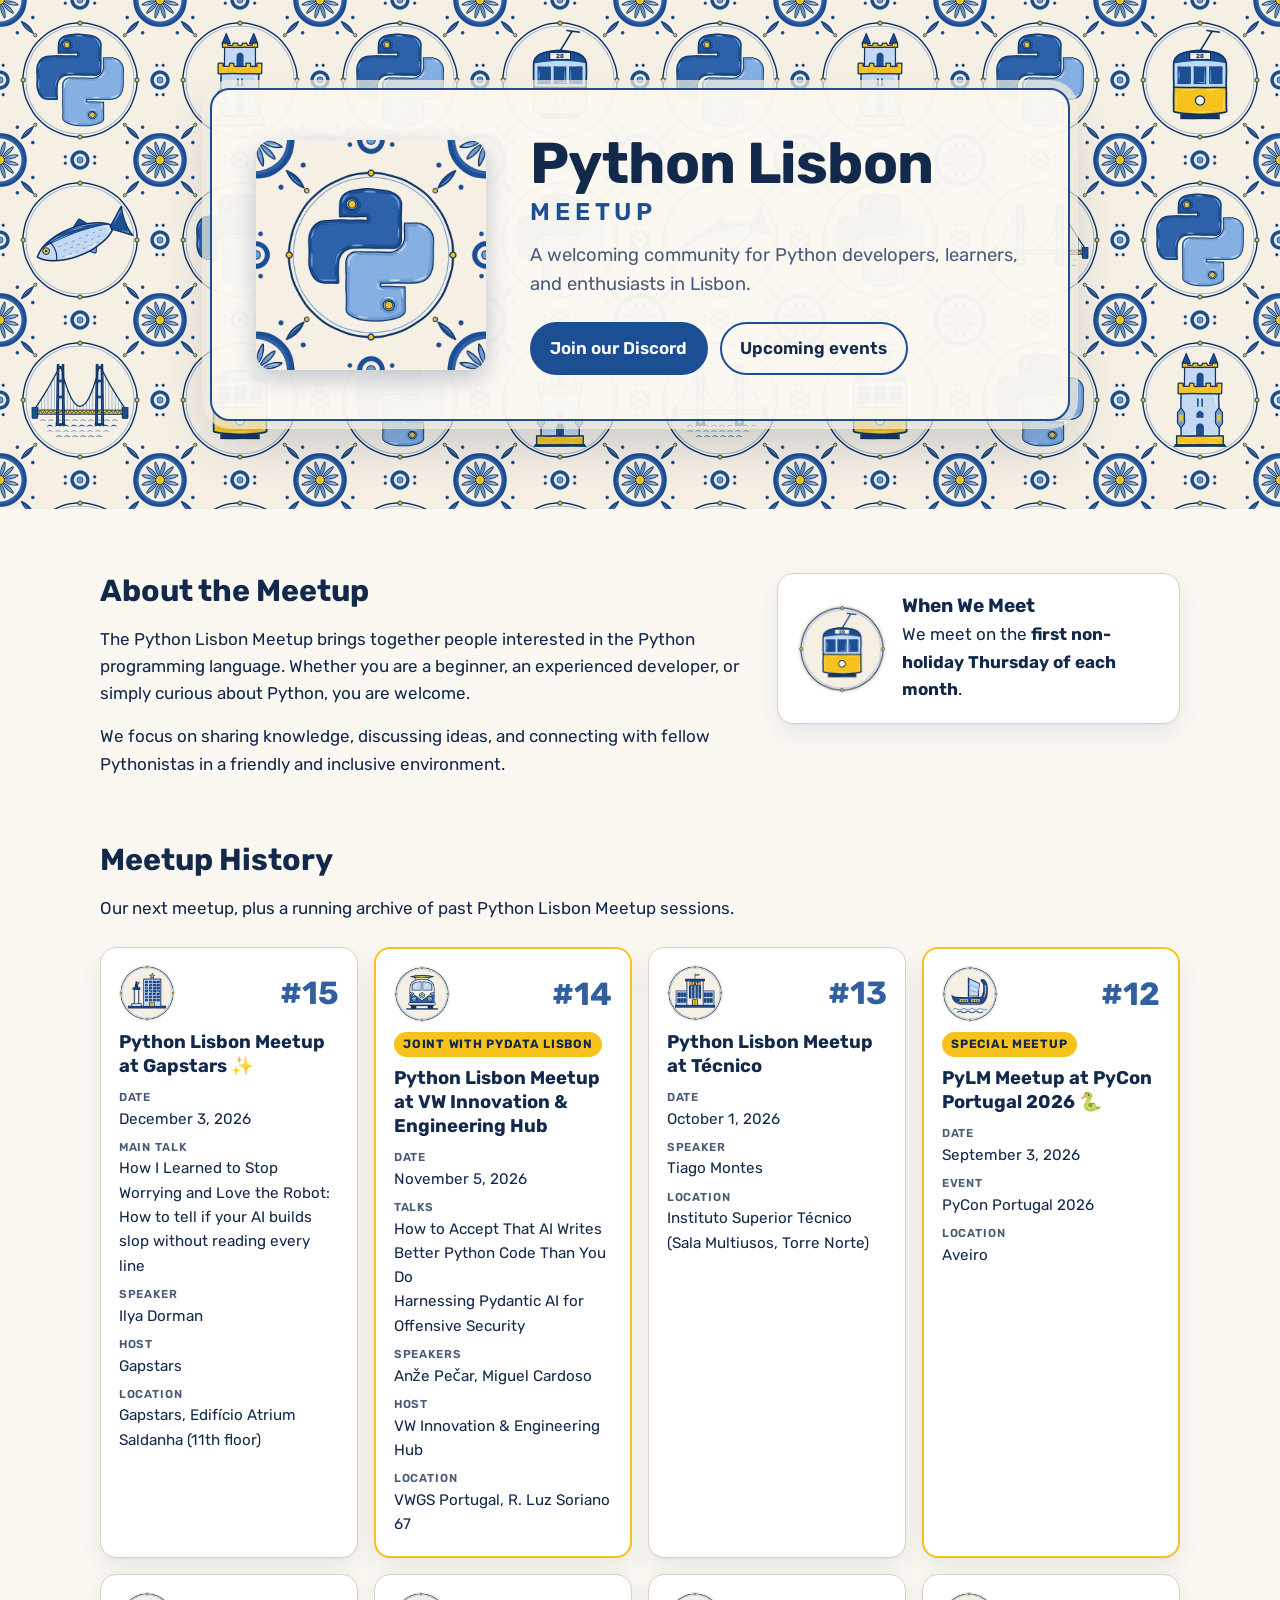
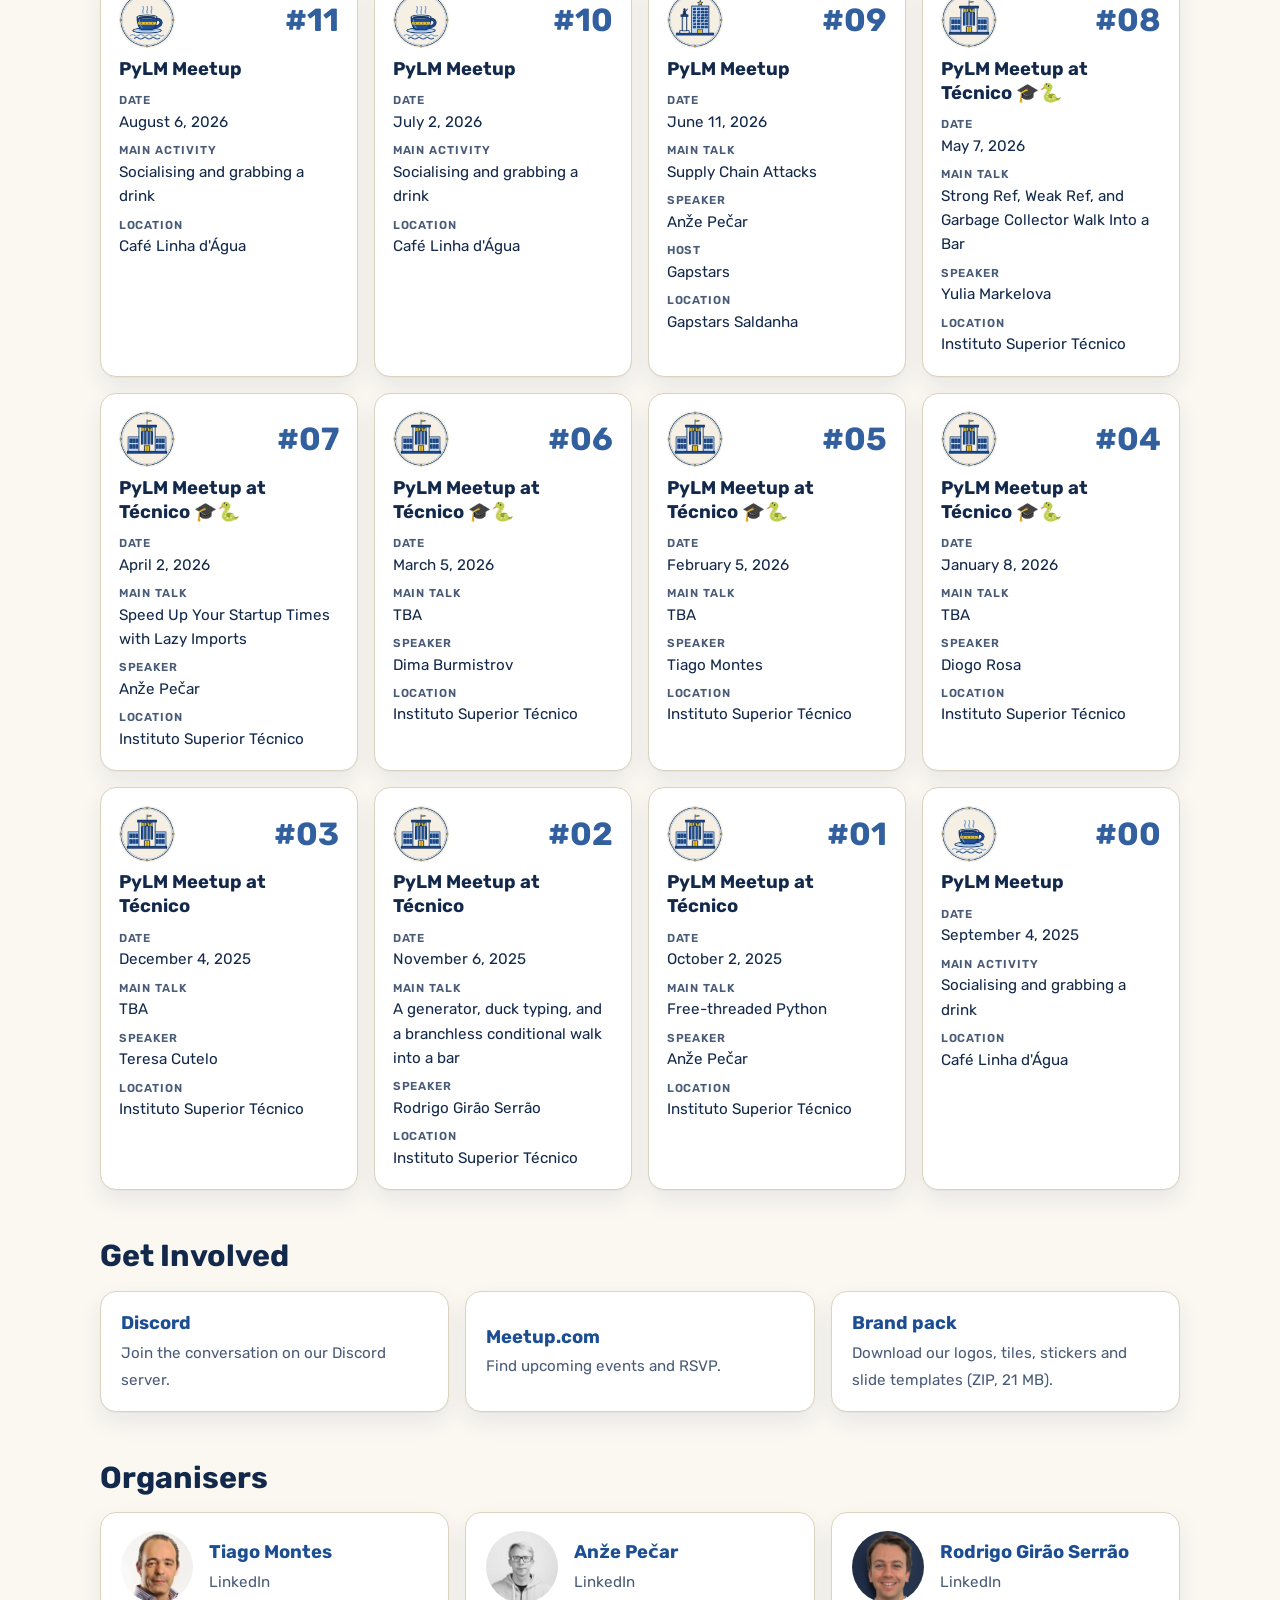
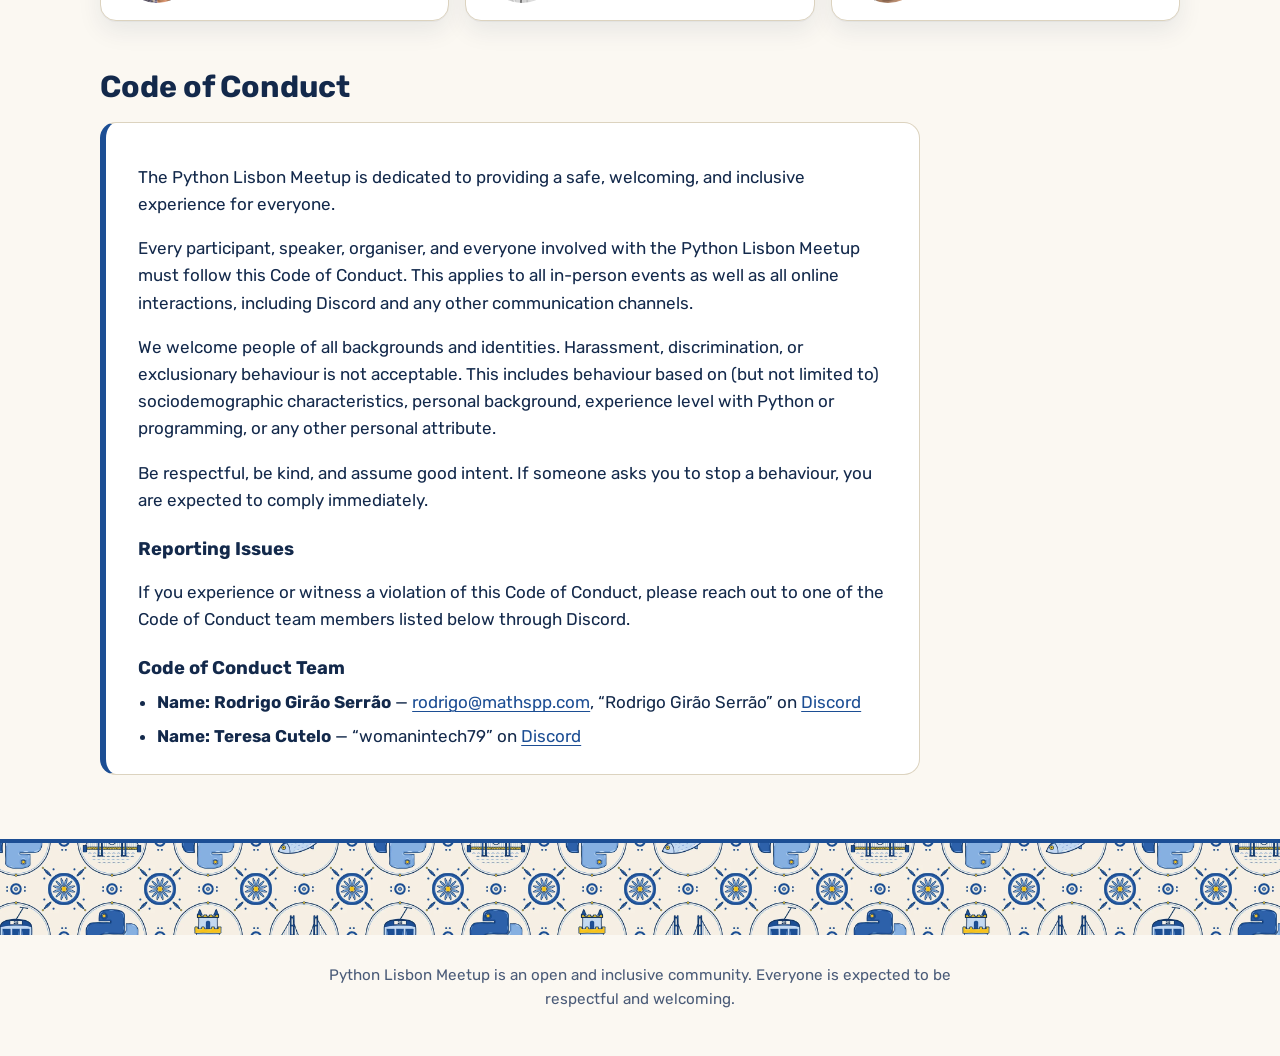
<file: index.html>
<!DOCTYPE html>
<html lang="en">

<head>
    <meta charset="UTF-8" />
    <meta name="viewport" content="width=device-width, initial-scale=1" />
    <title>Python Lisbon Meetup</title>

    <meta name="description"
        content="Python Lisbon Meetup — a friendly community for Python enthusiasts in Lisbon. We meet monthly to learn, share, and connect." />
    <meta name="theme-color" content="#F5EFE2" media="(prefers-color-scheme: light)" />
    <meta name="theme-color" content="#0B1830" media="(prefers-color-scheme: dark)" />
    <meta property="og:title" content="Python Lisbon Meetup" />
    <meta property="og:description"
        content="A friendly community for Python enthusiasts in Lisbon. We meet monthly to learn, share, and connect." />
    <meta property="og:type" content="website" />
    <meta property="og:url" content="https://python-lisbon-meetup.github.io/" />
    <meta property="og:image" content="https://python-lisbon-meetup.github.io/assets/og-image.png" />
    <meta name="twitter:card" content="summary_large_image" />

    <link rel="icon" href="favicon.ico" sizes="48x48" />
    <link rel="icon" href="assets/favicon-32.png" type="image/png" sizes="32x32" />
    <link rel="apple-touch-icon" href="assets/apple-touch-icon.png" />
    <link rel="preload" href="assets/fonts/rubik-700.woff2" as="font" type="font/woff2" crossorigin />

    <style>
        @font-face {
            font-family: "Rubik";
            src: url("assets/fonts/rubik-400.woff2") format("woff2");
            font-weight: 400;
            font-display: swap;
        }

        @font-face {
            font-family: "Rubik";
            src: url("assets/fonts/rubik-600.woff2") format("woff2");
            font-weight: 600;
            font-display: swap;
        }

        @font-face {
            font-family: "Rubik";
            src: url("assets/fonts/rubik-700.woff2") format("woff2");
            font-weight: 700;
            font-display: swap;
        }

        :root {
            /* azulejo palette */
            --cream: #F5EFE2;
            --cobalt: #1C4E94;
            --deep: #123566;
            --sky: #6C9CD6;
            --yellow: #F7C21B;
            --ink: #13294B;

            --bg: #FBF8F2;
            --fg: var(--ink);
            --muted: #4A5B78;
            --accent: var(--cobalt);
            --card-bg: #FFFFFF;
            --border: #DCD3BF;
            --shadow: 0 1px 0 rgba(19, 41, 75, 0.04), 0 10px 24px rgba(19, 41, 75, 0.08);
            --panel-bg: rgba(251, 248, 242, 0.97);
            --max-width: 1120px;
            --tile: 160px;
        }

        @media (prefers-color-scheme: dark) {
            :root {
                --bg: #0B1830;
                --fg: #F5EFE2;
                --muted: #B5C3DA;
                --accent: #8DB8F0;
                --card-bg: #12254A;
                --border: #284673;
                --shadow: 0 10px 24px rgba(0, 0, 0, 0.35);
                --panel-bg: #0F2142;
            }
        }

        * {
            box-sizing: border-box;
        }

        body {
            margin: 0;
            font-family: "Rubik", system-ui, -apple-system, BlinkMacSystemFont, "Segoe UI", Roboto, Helvetica, Arial, sans-serif;
            background-color: var(--bg);
            color: var(--fg);
            line-height: 1.6;
            font-size: 1.0625rem;
        }

        a {
            color: var(--accent);
            text-decoration-thickness: 1px;
            text-underline-offset: 0.18em;
        }

        a:hover {
            text-decoration-thickness: 2px;
        }

        a:focus-visible,
        .button:focus-visible {
            outline: 3px solid var(--yellow);
            outline-offset: 3px;
            border-radius: 4px;
        }

        .visually-hidden {
            position: absolute;
            width: 1px;
            height: 1px;
            overflow: hidden;
            clip: rect(0 0 0 0);
            white-space: nowrap;
        }

        /* tiled band used for the hero and the footer border */
        .azulejos {
            background-color: var(--cream);
            background-image: url("assets/pattern.webp");
            background-size: calc(var(--tile) * 4) calc(var(--tile) * 4);
            background-position: center top;
        }

        .hero {
            padding: clamp(2.5rem, 7vw, 5.5rem) 1.25rem;
        }

        .hero-panel {
            max-width: 860px;
            margin: 0 auto;
            display: grid;
            grid-template-columns: auto 1fr;
            gap: clamp(1.25rem, 4vw, 2.75rem);
            align-items: center;
            padding: clamp(1.5rem, 4vw, 2.75rem);
            background: var(--panel-bg);
            border: 2px solid var(--cobalt);
            border-radius: 1.25rem;
            box-shadow: 0 0 0 8px rgba(245, 239, 226, 0.7), 0 24px 48px rgba(19, 41, 75, 0.18);
        }

        .hero-logo {
            width: clamp(150px, 22vw, 230px);
            height: auto;
            display: block;
            border-radius: 1rem;
            box-shadow: 0 8px 22px rgba(18, 53, 102, 0.25);
        }

        .hero h1 {
            margin: 0;
            font-size: clamp(2.3rem, 6vw, 3.6rem);
            line-height: 1.02;
            font-weight: 700;
            letter-spacing: -0.01em;
            color: var(--fg);
        }

        .hero h1 .meetup {
            display: block;
            margin-top: 0.45rem;
            font-size: 0.42em;
            font-weight: 600;
            letter-spacing: 0.2em;
            color: var(--accent);
        }

        .hero .tagline {
            margin: 1rem 0 1.4rem;
            font-size: 1.15rem;
            color: var(--muted);
            max-width: 32em;
        }

        .actions {
            display: flex;
            flex-wrap: wrap;
            gap: 0.75rem;
        }

        .button {
            display: inline-flex;
            align-items: center;
            gap: 0.5rem;
            padding: 0.7rem 1.15rem;
            border-radius: 999px;
            font-weight: 600;
            text-decoration: none;
            border: 2px solid var(--cobalt);
            transition: transform 0.15s ease, box-shadow 0.15s ease;
        }

        .button:hover {
            transform: translateY(-1px);
            box-shadow: 0 6px 14px rgba(18, 53, 102, 0.2);
        }

        .button--primary {
            background: var(--cobalt);
            color: #FFFFFF;
        }

        .button--secondary {
            background: transparent;
            color: var(--fg);
        }

        @media (prefers-color-scheme: dark) {
            .button--secondary {
                border-color: var(--accent);
            }
        }

        main {
            max-width: var(--max-width);
            margin: 0 auto;
            padding: 1rem 1.25rem 0;
        }

        section {
            padding-top: 3rem;
        }

        h2 {
            margin: 0 0 1rem;
            font-size: clamp(1.5rem, 3vw, 1.9rem);
            font-weight: 700;
            line-height: 1.2;
        }

        h3 {
            font-size: 1.15rem;
            line-height: 1.3;
        }

        .prose {
            max-width: 720px;
        }

        .prose p {
            margin: 0 0 1rem;
        }

        .intro {
            display: grid;
            grid-template-columns: minmax(0, 1.6fr) minmax(0, 1fr);
            gap: 2rem;
            align-items: start;
        }

        .schedule-card {
            display: grid;
            grid-template-columns: 88px 1fr;
            gap: 1rem;
            align-items: center;
            padding: 1.25rem;
            background: var(--card-bg);
            border: 1px solid var(--border);
            border-radius: 1rem;
            box-shadow: var(--shadow);
        }

        .schedule-card img {
            width: 88px;
            height: 88px;
        }

        .schedule-card h2 {
            font-size: 1.2rem;
            margin: 0 0 0.25rem;
        }

        .schedule-card p {
            margin: 0;
        }

        .event-grid {
            display: grid;
            grid-template-columns: repeat(auto-fill, minmax(240px, 1fr));
            gap: 1rem;
            margin-top: 1.5rem;
        }

        .event-card {
            display: flex;
            flex-direction: column;
            gap: 0.6rem;
            padding: 1.1rem 1.1rem 1.2rem;
            background: var(--card-bg);
            border: 1px solid var(--border);
            border-radius: 1rem;
            box-shadow: var(--shadow);
            transition: transform 0.15s ease, box-shadow 0.15s ease;
        }

        .event-card:hover {
            transform: translateY(-2px);
            box-shadow: 0 14px 30px rgba(19, 41, 75, 0.14);
        }

        .event-card--special {
            border: 2px solid var(--yellow);
        }

        .event-card--upcoming {
            border: 2px solid var(--accent);
        }

        /* the whole card is clickable via the title link */
        .event-card {
            position: relative;
        }

        .event-link {
            color: inherit;
            text-decoration: none;
        }

        .event-link::after {
            content: "";
            position: absolute;
            inset: 0;
            border-radius: inherit;
        }

        .event-card:hover .event-link {
            text-decoration: underline;
            text-underline-offset: 0.15em;
        }

        .event-link:focus-visible {
            outline: none;
        }

        .event-card:has(.event-link:focus-visible) {
            outline: 3px solid var(--accent);
            outline-offset: 3px;
        }

        .event-badge.event-badge--upcoming {
            background: var(--accent);
            color: var(--card-bg);
        }

        .event-head {
            display: flex;
            align-items: center;
            justify-content: space-between;
        }

        .event-tile {
            width: 56px;
            height: 56px;
        }

        .event-number {
            font-size: 2rem;
            font-weight: 700;
            line-height: 1;
            color: var(--accent);
            opacity: 0.9;
        }

        .event-badge {
            align-self: flex-start;
            margin: 0;
            padding: 0.2rem 0.6rem;
            border-radius: 999px;
            background: var(--yellow);
            color: var(--ink);
            font-size: 0.75rem;
            font-weight: 700;
            letter-spacing: 0.06em;
            text-transform: uppercase;
        }

        .event-card h3 {
            margin: 0;
        }

        .event-details {
            margin: 0;
            display: grid;
            gap: 0.45rem;
            font-size: 0.95rem;
        }

        .event-details dt {
            font-size: 0.72rem;
            font-weight: 600;
            letter-spacing: 0.08em;
            text-transform: uppercase;
            color: var(--muted);
        }

        .event-details dd {
            margin: 0;
        }

        .involved {
            display: grid;
            grid-template-columns: repeat(auto-fit, minmax(260px, 1fr));
            gap: 1rem;
        }

        .involved a {
            display: grid;
            gap: 1rem;
            align-items: center;
            padding: 1.1rem 1.25rem;
            background: var(--card-bg);
            border: 1px solid var(--border);
            border-radius: 1rem;
            box-shadow: var(--shadow);
            color: var(--fg);
            text-decoration: none;
            transition: transform 0.15s ease, box-shadow 0.15s ease;
        }

        .involved a:hover {
            transform: translateY(-2px);
            box-shadow: 0 14px 30px rgba(19, 41, 75, 0.14);
        }

        .organisers a {
            grid-template-columns: 72px 1fr;
        }

        .organisers img {
            width: 72px;
            height: 72px;
            border-radius: 50%;
            object-fit: cover;
        }

        .involved strong {
            display: block;
            font-size: 1.15rem;
            color: var(--accent);
        }

        .involved span {
            color: var(--muted);
            font-size: 0.95rem;
        }

        .coc {
            padding: 1.5rem clamp(1.25rem, 3vw, 2rem);
            background: var(--card-bg);
            border: 1px solid var(--border);
            border-left: 6px solid var(--cobalt);
            border-radius: 1rem;
            max-width: 820px;
        }

        .coc h3 {
            margin: 1.5rem 0 0.5rem;
        }

        .coc ul {
            padding-left: 1.2rem;
            margin: 0;
        }

        .coc li + li {
            margin-top: 0.4rem;
        }

        footer {
            margin-top: 4rem;
        }

        @media (prefers-color-scheme: dark) {
            .hero.azulejos {
                background-image: linear-gradient(rgba(11, 24, 48, 0.28), rgba(11, 24, 48, 0.28)), url("assets/pattern.webp");
                background-size: auto, calc(var(--tile) * 4) calc(var(--tile) * 4);
            }

            .hero-panel {
                border-color: #3A64A8;
                box-shadow: 0 0 0 8px rgba(11, 24, 48, 0.55), 0 24px 48px rgba(0, 0, 0, 0.45);
            }
        }

        .footer-band {
            height: 96px;
            --tile: 96px;
            background-position: center center;
            border-top: 4px solid var(--cobalt);
        }

        .footer-text {
            padding: 1.5rem 1.25rem 2.5rem;
            text-align: center;
            color: var(--muted);
            font-size: 0.95rem;
        }

        .footer-text p {
            margin: 0.25rem auto;
            max-width: 640px;
        }

        @media (max-width: 760px) {
            .hero-panel {
                grid-template-columns: 1fr;
                justify-items: center;
                text-align: center;
            }

            .hero .tagline {
                margin-left: auto;
                margin-right: auto;
            }

            .actions {
                justify-content: center;
            }

            .intro {
                grid-template-columns: 1fr;
                gap: 0;
            }

            .intro > section + section {
                padding-top: 0.5rem;
            }

            :root {
                --tile: 120px;
            }
        }

        @media (prefers-reduced-motion: reduce) {
            * {
                transition: none !important;
            }
        }
    </style>
</head>

<body>
    <header class="hero azulejos">
        <div class="hero-panel">
            <img class="hero-logo" src="assets/tiles/snakes.webp" alt="Python Lisbon Meetup logo: the Python snakes painted on a Portuguese azulejo tile"
                width="230" height="230" />
            <div>
                <h1>Python Lisbon <span class="meetup">MEETUP</span></h1>
                <p class="tagline">
                    A welcoming community for Python developers, learners, and enthusiasts
                    in Lisbon.
                </p>
                <div class="actions">
                    <a class="button button--primary" href="https://discord.gg/DCNEYDKw9s">Join our Discord</a>
                    <a class="button button--secondary"
                        href="https://www.meetup.com/python-lisbon-meetup/events/">Upcoming events</a>
                </div>
            </div>
        </div>
    </header>

    <main>
        <div class="intro">
            <section class="prose" aria-labelledby="about">
                <h2 id="about">About the Meetup</h2>
                <p>
                    The Python Lisbon Meetup brings together people interested in the Python
                    programming language. Whether you are a beginner, an experienced
                    developer, or simply curious about Python, you are welcome.
                </p>
                <p>
                    We focus on sharing knowledge, discussing ideas, and connecting with
                    fellow Pythonistas in a friendly and inclusive environment.
                </p>
            </section>

            <section aria-labelledby="schedule">
                <div class="schedule-card">
                    <img src="assets/tiles/tram-medallion.webp" alt="" width="88" height="88" />
                    <div>
                        <h2 id="schedule">When We Meet</h2>
                        <p>
                            We meet on the <strong>first non-holiday Thursday of each month</strong>.
                        </p>
                    </div>
                </div>
            </section>
        </div>

        <section aria-labelledby="history">
            <h2 id="history">Meetup History</h2>
            <p class="prose">
                Our next meetup, plus a running archive of past Python Lisbon Meetup sessions.
            </p>
            <div class="event-grid">
                <article class="event-card">
                    <div class="event-head">
                        <img class="event-tile" src="assets/tiles/saldanha-medallion.webp" alt="" width="56" height="56" loading="lazy" />
                        <span class="event-number" aria-hidden="true">#15</span>
                    </div>
                    <h3><a class="event-link" href="https://www.meetup.com/python-lisbon-meetup/events/317505097/"><span class="visually-hidden">#15 - </span>Python Lisbon Meetup at Gapstars ✨</a></h3>
                    <dl class="event-details">
                        <div><dt>Date</dt><dd><time datetime="2026-12-03">December 3, 2026</time></dd></div>
                        <div><dt>Main talk</dt><dd>How I Learned to Stop Worrying and Love the Robot: How to tell if your AI builds slop without reading every line</dd></div>
                        <div><dt>Speaker</dt><dd>Ilya Dorman</dd></div>
                        <div><dt>Host</dt><dd>Gapstars</dd></div>
                        <div><dt>Location</dt><dd>Gapstars, Edifício Atrium Saldanha (11th floor)</dd></div>
                    </dl>
                </article>

                <article class="event-card event-card--special">
                    <div class="event-head">
                        <img class="event-tile" src="assets/tiles/van-medallion.webp" alt="" width="56" height="56" loading="lazy" />
                        <span class="event-number" aria-hidden="true">#14</span>
                    </div>
                    <p class="event-badge">Joint with PyData Lisbon</p>
                    <h3><a class="event-link" href="https://www.meetup.com/python-lisbon-meetup/events/317086731/"><span class="visually-hidden">#14 - </span>Python Lisbon Meetup at VW Innovation &amp; Engineering Hub</a></h3>
                    <dl class="event-details">
                        <div><dt>Date</dt><dd><time datetime="2026-11-05">November 5, 2026</time></dd></div>
                        <div><dt>Talks</dt><dd>How to Accept That AI Writes Better Python Code Than You Do</dd><dd>Harnessing Pydantic AI for Offensive Security</dd></div>
                        <div><dt>Speakers</dt><dd>Anže Pečar, Miguel Cardoso</dd></div>
                        <div><dt>Host</dt><dd>VW Innovation &amp; Engineering Hub</dd></div>
                        <div><dt>Location</dt><dd>VWGS Portugal, R. Luz Soriano 67</dd></div>
                    </dl>
                </article>
                <article class="event-card">
                    <div class="event-head">
                        <img class="event-tile" src="assets/tiles/ist-medallion.webp" alt="" width="56" height="56" loading="lazy" />
                        <span class="event-number" aria-hidden="true">#13</span>
                    </div>
                    <h3><a class="event-link" href="https://www.meetup.com/python-lisbon-meetup/events/316776712/"><span class="visually-hidden">#13 - </span>Python Lisbon Meetup at Técnico</a></h3>
                    <dl class="event-details">
                        <div><dt>Date</dt><dd><time datetime="2026-10-01">October 1, 2026</time></dd></div>
                        <div><dt>Speaker</dt><dd>Tiago Montes</dd></div>
                        <div><dt>Location</dt><dd>Instituto Superior Técnico (Sala Multiusos, Torre Norte)</dd></div>
                    </dl>
                </article>

                <article class="event-card event-card--special">
                    <div class="event-head">
                        <img class="event-tile" src="assets/tiles/aveiro-medallion.webp" alt="" width="56" height="56" loading="lazy" />
                        <span class="event-number" aria-hidden="true">#12</span>
                    </div>
                    <p class="event-badge">Special meetup</p>
                    <h3><span class="visually-hidden">#12 - </span>PyLM Meetup at PyCon Portugal 2026 🐍</h3>
                    <dl class="event-details">
                        <div><dt>Date</dt><dd><time datetime="2026-09-03">September 3, 2026</time></dd></div>
                        <div><dt>Event</dt><dd>PyCon Portugal 2026</dd></div>
                        <div><dt>Location</dt><dd>Aveiro</dd></div>
                    </dl>
                </article>

                <article class="event-card">
                    <div class="event-head">
                        <img class="event-tile" src="assets/tiles/cafe-medallion.webp" alt="" width="56" height="56" loading="lazy" />
                        <span class="event-number" aria-hidden="true">#11</span>
                    </div>
                    <h3><a class="event-link" href="https://www.meetup.com/python-lisbon-meetup/events/315711024/"><span class="visually-hidden">#11 - </span>PyLM Meetup</a></h3>
                    <dl class="event-details">
                        <div><dt>Date</dt><dd><time datetime="2026-08-06">August 6, 2026</time></dd></div>
                        <div><dt>Main activity</dt><dd>Socialising and grabbing a drink</dd></div>
                        <div><dt>Location</dt><dd>Café Linha d'Água</dd></div>
                    </dl>
                </article>

                <article class="event-card">
                    <div class="event-head">
                        <img class="event-tile" src="assets/tiles/cafe-medallion.webp" alt="" width="56" height="56" loading="lazy" />
                        <span class="event-number" aria-hidden="true">#10</span>
                    </div>
                    <h3><a class="event-link" href="https://www.meetup.com/python-lisbon-meetup/events/315420890/"><span class="visually-hidden">#10 - </span>PyLM Meetup</a></h3>
                    <dl class="event-details">
                        <div><dt>Date</dt><dd><time datetime="2026-07-02">July 2, 2026</time></dd></div>
                        <div><dt>Main activity</dt><dd>Socialising and grabbing a drink</dd></div>
                        <div><dt>Location</dt><dd>Café Linha d'Água</dd></div>
                    </dl>
                </article>

                <article class="event-card">
                    <div class="event-head">
                        <img class="event-tile" src="assets/tiles/saldanha-medallion.webp" alt="" width="56" height="56" loading="lazy" />
                        <span class="event-number" aria-hidden="true">#09</span>
                    </div>
                    <h3><a class="event-link" href="https://www.meetup.com/python-lisbon-meetup/events/314171749/"><span class="visually-hidden">#09 - </span>PyLM Meetup</a></h3>
                    <dl class="event-details">
                        <div><dt>Date</dt><dd><time datetime="2026-06-11">June 11, 2026</time></dd></div>
                        <div><dt>Main talk</dt><dd>Supply Chain Attacks</dd></div>
                        <div><dt>Speaker</dt><dd>Anže Pečar</dd></div>
                        <div><dt>Host</dt><dd>Gapstars</dd></div>
                        <div><dt>Location</dt><dd>Gapstars Saldanha</dd></div>
                    </dl>
                </article>

                <article class="event-card">
                    <div class="event-head">
                        <img class="event-tile" src="assets/tiles/ist-medallion.webp" alt="" width="56" height="56" loading="lazy" />
                        <span class="event-number" aria-hidden="true">#08</span>
                    </div>
                    <h3><a class="event-link" href="https://www.meetup.com/python-lisbon-meetup/events/314097850/"><span class="visually-hidden">#08 - </span>PyLM Meetup at Técnico 🎓🐍</a></h3>
                    <dl class="event-details">
                        <div><dt>Date</dt><dd><time datetime="2026-05-07">May 7, 2026</time></dd></div>
                        <div><dt>Main talk</dt><dd>Strong Ref, Weak Ref, and Garbage Collector Walk Into a Bar</dd></div>
                        <div><dt>Speaker</dt><dd>Yulia Markelova</dd></div>
                        <div><dt>Location</dt><dd>Instituto Superior Técnico</dd></div>
                    </dl>
                </article>

                <article class="event-card">
                    <div class="event-head">
                        <img class="event-tile" src="assets/tiles/ist-medallion.webp" alt="" width="56" height="56" loading="lazy" />
                        <span class="event-number" aria-hidden="true">#07</span>
                    </div>
                    <h3><a class="event-link" href="https://www.meetup.com/python-lisbon-meetup/events/313903112/"><span class="visually-hidden">#07 - </span>PyLM Meetup at Técnico 🎓🐍</a></h3>
                    <dl class="event-details">
                        <div><dt>Date</dt><dd><time datetime="2026-04-02">April 2, 2026</time></dd></div>
                        <div><dt>Main talk</dt><dd>Speed Up Your Startup Times with Lazy Imports</dd></div>
                        <div><dt>Speaker</dt><dd>Anže Pečar</dd></div>
                        <div><dt>Location</dt><dd>Instituto Superior Técnico</dd></div>
                    </dl>
                </article>

                <article class="event-card">
                    <div class="event-head">
                        <img class="event-tile" src="assets/tiles/ist-medallion.webp" alt="" width="56" height="56" loading="lazy" />
                        <span class="event-number" aria-hidden="true">#06</span>
                    </div>
                    <h3><a class="event-link" href="https://www.meetup.com/python-lisbon-meetup/events/313555982/"><span class="visually-hidden">#06 - </span>PyLM Meetup at Técnico 🎓🐍</a></h3>
                    <dl class="event-details">
                        <div><dt>Date</dt><dd><time datetime="2026-03-05">March 5, 2026</time></dd></div>
                        <div><dt>Main talk</dt><dd>TBA</dd></div>
                        <div><dt>Speaker</dt><dd>Dima Burmistrov</dd></div>
                        <div><dt>Location</dt><dd>Instituto Superior Técnico</dd></div>
                    </dl>
                </article>

                <article class="event-card">
                    <div class="event-head">
                        <img class="event-tile" src="assets/tiles/ist-medallion.webp" alt="" width="56" height="56" loading="lazy" />
                        <span class="event-number" aria-hidden="true">#05</span>
                    </div>
                    <h3><a class="event-link" href="https://www.meetup.com/python-lisbon-meetup/events/313187375/"><span class="visually-hidden">#05 - </span>PyLM Meetup at Técnico 🎓🐍</a></h3>
                    <dl class="event-details">
                        <div><dt>Date</dt><dd><time datetime="2026-02-05">February 5, 2026</time></dd></div>
                        <div><dt>Main talk</dt><dd>TBA</dd></div>
                        <div><dt>Speaker</dt><dd>Tiago Montes</dd></div>
                        <div><dt>Location</dt><dd>Instituto Superior Técnico</dd></div>
                    </dl>
                </article>

                <article class="event-card">
                    <div class="event-head">
                        <img class="event-tile" src="assets/tiles/ist-medallion.webp" alt="" width="56" height="56" loading="lazy" />
                        <span class="event-number" aria-hidden="true">#04</span>
                    </div>
                    <h3><a class="event-link" href="https://www.meetup.com/python-lisbon-meetup/events/312286589/"><span class="visually-hidden">#04 - </span>PyLM Meetup at Técnico 🎓🐍</a></h3>
                    <dl class="event-details">
                        <div><dt>Date</dt><dd><time datetime="2026-01-08">January 8, 2026</time></dd></div>
                        <div><dt>Main talk</dt><dd>TBA</dd></div>
                        <div><dt>Speaker</dt><dd>Diogo Rosa</dd></div>
                        <div><dt>Location</dt><dd>Instituto Superior Técnico</dd></div>
                    </dl>
                </article>

                <article class="event-card">
                    <div class="event-head">
                        <img class="event-tile" src="assets/tiles/ist-medallion.webp" alt="" width="56" height="56" loading="lazy" />
                        <span class="event-number" aria-hidden="true">#03</span>
                    </div>
                    <h3><span class="visually-hidden">#03 - </span>PyLM Meetup at Técnico</h3>
                    <dl class="event-details">
                        <div><dt>Date</dt><dd><time datetime="2025-12-04">December 4, 2025</time></dd></div>
                        <div><dt>Main talk</dt><dd>TBA</dd></div>
                        <div><dt>Speaker</dt><dd>Teresa Cutelo</dd></div>
                        <div><dt>Location</dt><dd>Instituto Superior Técnico</dd></div>
                    </dl>
                </article>

                <article class="event-card">
                    <div class="event-head">
                        <img class="event-tile" src="assets/tiles/ist-medallion.webp" alt="" width="56" height="56" loading="lazy" />
                        <span class="event-number" aria-hidden="true">#02</span>
                    </div>
                    <h3><span class="visually-hidden">#02 - </span>PyLM Meetup at Técnico</h3>
                    <dl class="event-details">
                        <div><dt>Date</dt><dd><time datetime="2025-11-06">November 6, 2025</time></dd></div>
                        <div><dt>Main talk</dt><dd>A generator, duck typing, and a branchless conditional walk into a bar</dd></div>
                        <div><dt>Speaker</dt><dd>Rodrigo Girão Serrão</dd></div>
                        <div><dt>Location</dt><dd>Instituto Superior Técnico</dd></div>
                    </dl>
                </article>

                <article class="event-card">
                    <div class="event-head">
                        <img class="event-tile" src="assets/tiles/ist-medallion.webp" alt="" width="56" height="56" loading="lazy" />
                        <span class="event-number" aria-hidden="true">#01</span>
                    </div>
                    <h3><span class="visually-hidden">#01 - </span>PyLM Meetup at Técnico</h3>
                    <dl class="event-details">
                        <div><dt>Date</dt><dd><time datetime="2025-10-02">October 2, 2025</time></dd></div>
                        <div><dt>Main talk</dt><dd>Free-threaded Python</dd></div>
                        <div><dt>Speaker</dt><dd>Anže Pečar</dd></div>
                        <div><dt>Location</dt><dd>Instituto Superior Técnico</dd></div>
                    </dl>
                </article>

                <article class="event-card">
                    <div class="event-head">
                        <img class="event-tile" src="assets/tiles/cafe-medallion.webp" alt="" width="56" height="56" loading="lazy" />
                        <span class="event-number" aria-hidden="true">#00</span>
                    </div>
                    <h3><span class="visually-hidden">#00 - </span>PyLM Meetup</h3>
                    <dl class="event-details">
                        <div><dt>Date</dt><dd><time datetime="2025-09-04">September 4, 2025</time></dd></div>
                        <div><dt>Main activity</dt><dd>Socialising and grabbing a drink</dd></div>
                        <div><dt>Location</dt><dd>Café Linha d'Água</dd></div>
                    </dl>
                </article>
            </div>
        </section>

        <section aria-labelledby="links">
            <h2 id="links">Get Involved</h2>
            <div class="involved">
                <a href="https://discord.gg/DCNEYDKw9s">
                    <div><strong>Discord</strong><span>Join the conversation on our Discord server.</span></div>
                </a>
                <a href="https://www.meetup.com/python-lisbon-meetup/events/">
                    <div><strong>Meetup.com</strong><span>Find upcoming events and RSVP.</span></div>
                </a>
                <a href="assets/python-lisbon-azulejo-pack.zip" download>
                    <div><strong>Brand pack</strong><span>Download our logos, tiles, stickers and slide templates (ZIP, 21&nbsp;MB).</span></div>
                </a>
            </div>
        </section>

        <section aria-labelledby="organisers">
            <h2 id="organisers">Organisers</h2>
            <div class="involved organisers">
                <a href="https://www.linkedin.com/in/tiago-montes/">
                    <img src="assets/organisers/tiago-montes.jpg" alt="" width="72" height="72" loading="lazy" />
                    <div><strong>Tiago Montes</strong><span>LinkedIn</span></div>
                </a>
                <a href="https://www.linkedin.com/in/an%C5%BEe-pe%C4%8Dar-a98b4033">
                    <img src="assets/organisers/anze-pecar.jpg" alt="" width="72" height="72" loading="lazy" />
                    <div><strong>Anže Pečar</strong><span>LinkedIn</span></div>
                </a>
                <a href="https://www.linkedin.com/in/rodrigo-gir%C3%A3o-serr%C3%A3o">
                    <img src="assets/organisers/rodrigo-girao-serrao.jpg" alt="" width="72" height="72" loading="lazy" />
                    <div><strong>Rodrigo Girão Serrão</strong><span>LinkedIn</span></div>
                </a>
            </div>
        </section>

        <section aria-labelledby="coc">
            <h2 id="coc">Code of Conduct</h2>
            <div class="coc">
                <p>
                    The Python Lisbon Meetup is dedicated to providing a safe, welcoming,
                    and inclusive experience for everyone.
                </p>
                <p>
                    Every participant, speaker, organiser, and everyone involved with the
                    Python Lisbon Meetup must follow this Code of Conduct. This applies to
                    all in-person events as well as all online interactions, including
                    Discord and any other communication channels.
                </p>
                <p>
                    We welcome people of all backgrounds and identities. Harassment,
                    discrimination, or exclusionary behaviour is not acceptable. This
                    includes behaviour based on (but not limited to) sociodemographic
                    characteristics, personal background, experience level with Python or
                    programming, or any other personal attribute.
                </p>
                <p>
                    Be respectful, be kind, and assume good intent. If someone asks you to
                    stop a behaviour, you are expected to comply immediately.
                </p>

                <h3>Reporting Issues</h3>
                <p>
                    If you experience or witness a violation of this Code of Conduct, please
                    reach out to one of the Code of Conduct team members listed below through
                    Discord.
                </p>

                <h3>Code of Conduct Team</h3>
                <ul>
                    <li><strong>Name: Rodrigo Girão Serrão</strong> — <a
                            href="mailto:rodrigo@mathspp.com">rodrigo@mathspp.com</a>, “Rodrigo Girão Serrão” on <a
                            href="https://discord.gg/DCNEYDKw9s">Discord</a>
                    </li>
                    <li><strong>Name: Teresa Cutelo</strong> — “womanintech79” on <a
                            href="https://discord.gg/DCNEYDKw9s">Discord</a>
                    </li>
                </ul>
            </div>
        </section>
    </main>

    <footer>
        <div class="footer-band azulejos" role="presentation"></div>
        <div class="footer-text">
            <p>
                Python Lisbon Meetup is an open and inclusive community. Everyone is
                expected to be respectful and welcoming.
            </p>
        </div>
    </footer>
    <script>
        // Mark meetups that haven't happened yet as "Upcoming · RSVP", based on each
        // card's <time datetime="YYYY-MM-DD">. An event stays upcoming through its own
        // day (Lisbon time), so nobody has to remember to update the site afterwards.
        // Add ?today=YYYY-MM-DD to the URL to preview another day.
        (function () {
            var override = new URLSearchParams(location.search).get("today");
            var today = /^\d{4}-\d{2}-\d{2}$/.test(override || "") ? override
                : new Intl.DateTimeFormat("en-CA", { timeZone: "Europe/Lisbon" }).format(new Date());
            document.querySelectorAll(".event-card").forEach(function (card) {
                var time = card.querySelector("time[datetime]");
                if (!time || time.getAttribute("datetime") < today) return;
                card.classList.add("event-card--upcoming");
                var badge = document.createElement("p");
                badge.className = "event-badge event-badge--upcoming";
                badge.textContent = "Upcoming · RSVP";
                card.insertBefore(badge, card.querySelector(".event-badge, h3"));
            });
        })();
    </script>
</body>

</html>
</file>
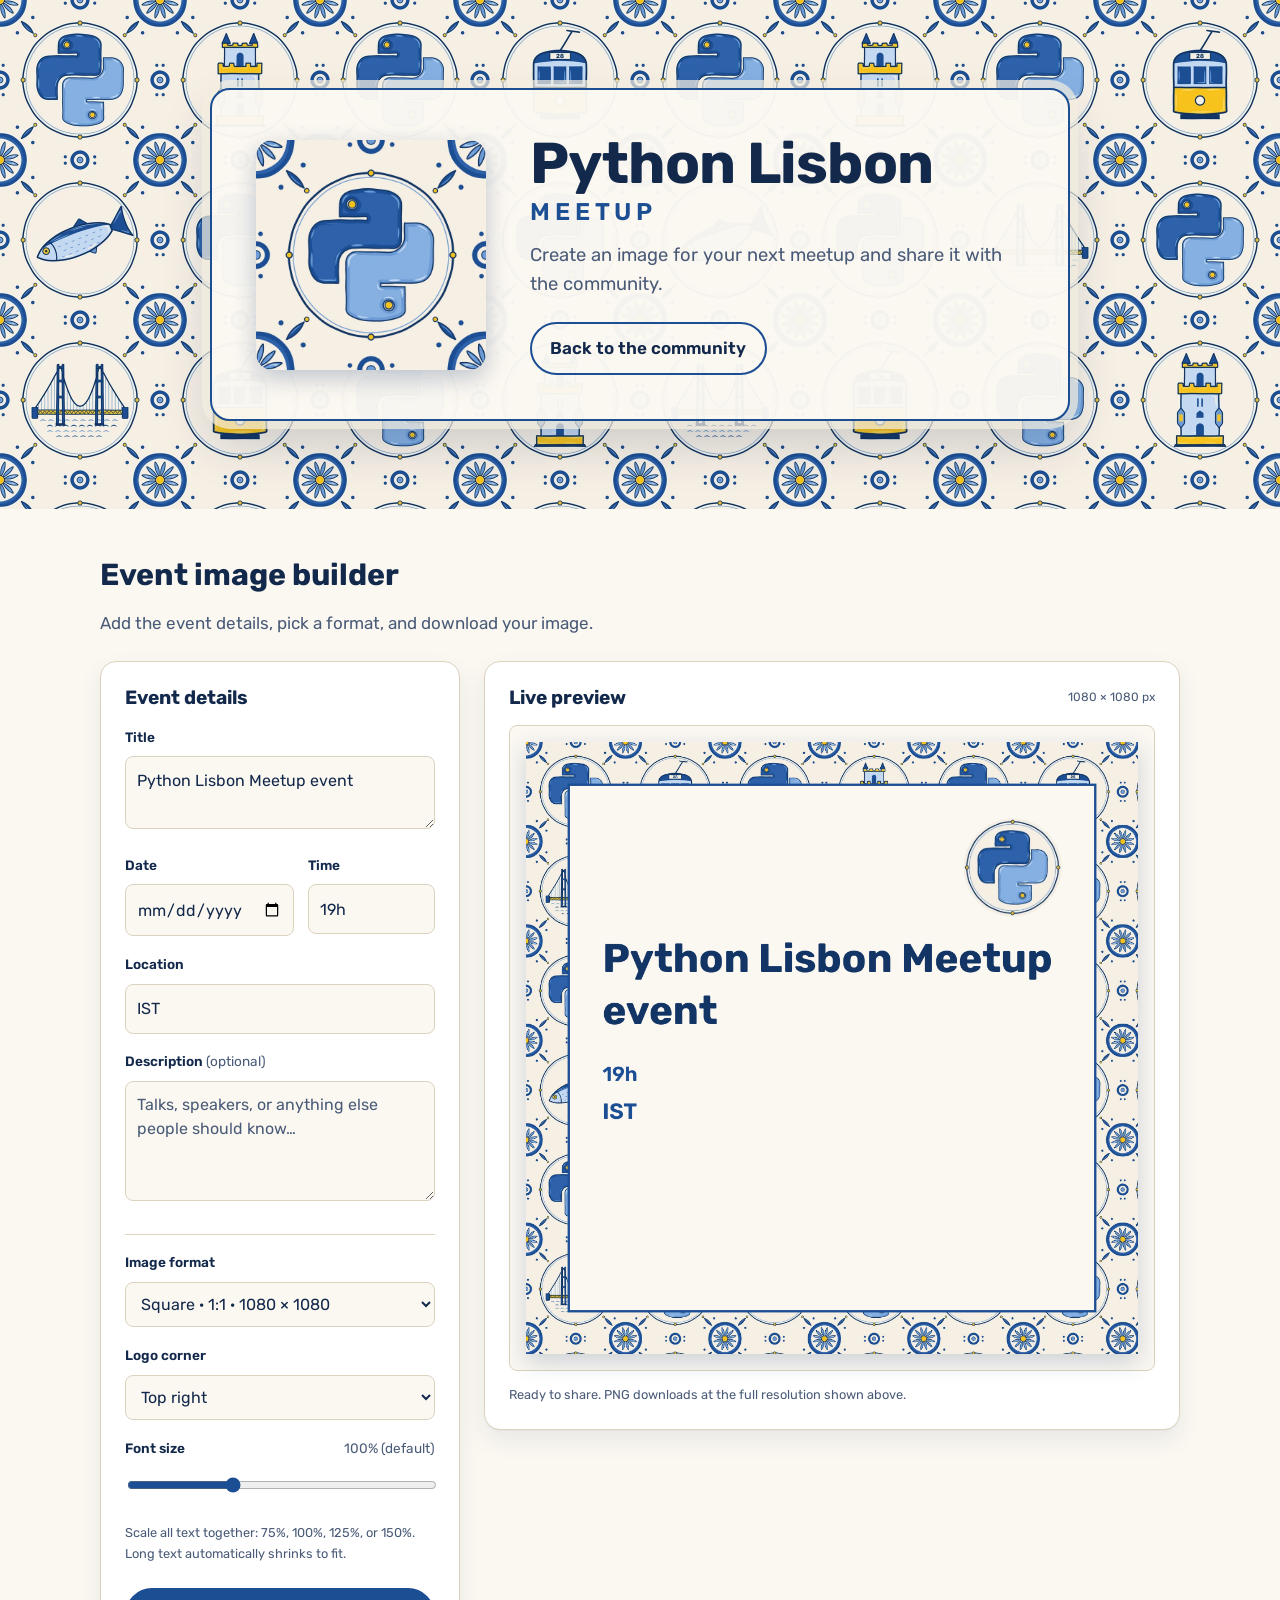
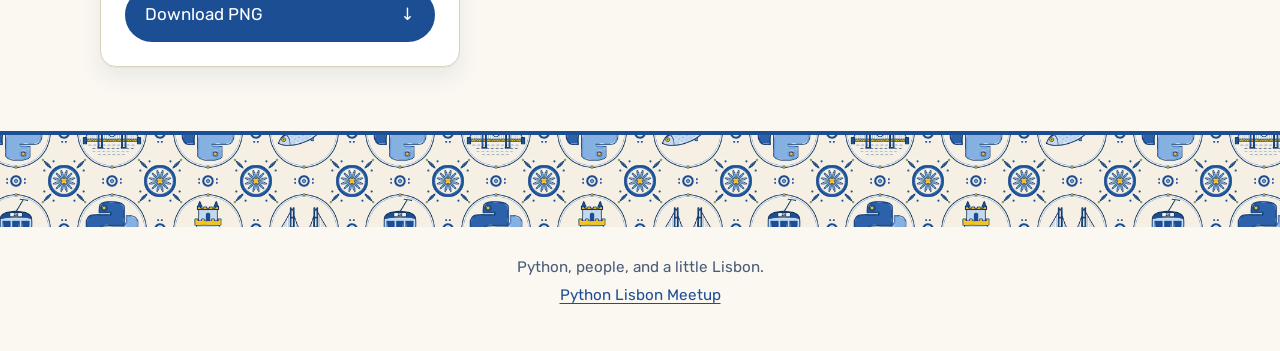
<file: sharing/index.html>
<!DOCTYPE html>
<html lang="en">
<head>
  <meta charset="UTF-8">
  <meta name="viewport" content="width=device-width, initial-scale=1">
  <title>Event image builder · Python Lisbon Meetup</title>
  <meta name="description" content="Create and download Python Lisbon Meetup event images for social media.">
  <link rel="icon" href="/assets/favicon-32.png" type="image/png">
  <link rel="stylesheet" href="sharing.css">
  <script src="sharing.js" defer></script>
</head>
<body>
  <header class="hero azulejos">
    <div class="hero-panel">
      <a href="/" aria-label="Python Lisbon Meetup home"><img class="hero-logo" src="/assets/tiles/snakes.webp" alt="Python snakes painted on a Portuguese azulejo tile" width="230" height="230"></a>
      <div>
        <h1>Python Lisbon <span class="meetup">MEETUP</span></h1>
        <p class="tagline">Create an image for your next meetup and share it with the community.</p>
        <a class="button button--secondary" href="/">Back to the community</a>
      </div>
    </div>
  </header>
  <main>
    <div class="intro"><h2>Event image builder</h2><p>Add the event details, pick a format, and download your image.</p></div>
    <div class="workspace">
      <form id="editor" class="panel">
        <h2>Event details</h2>
        <label for="title">Title</label><textarea id="title" rows="2" maxlength="180">Python Lisbon Meetup event</textarea>
        <div class="fields"><div><label for="date">Date</label><input id="date" type="date"></div><div><label for="time">Time</label><input id="time" value="19h" maxlength="40" placeholder="19h"></div></div>
        <label for="location">Location</label><input id="location" value="IST" maxlength="120">
        <label for="description">Description <span>(optional)</span></label><textarea id="description" rows="4" maxlength="700" placeholder="Talks, speakers, or anything else people should know…"></textarea>
        <div class="divider"></div>
        <label for="format">Image format</label><select id="format"><option value="1080,1080">Square · 1:1 · 1080 × 1080</option><option value="1080,1350">Portrait · 4:5 · 1080 × 1350</option><option value="1080,1920">Story · 9:16 · 1080 × 1920</option><option value="1200,630">Landscape · 1.91:1 · 1200 × 630</option><option value="1920,1080">Widescreen · 16:9 · 1920 × 1080</option></select>
        <label for="corner">Logo corner</label><select id="corner"><option value="top-right">Top right</option><option value="top-left">Top left</option><option value="bottom-right">Bottom right</option><option value="bottom-left">Bottom left</option></select>
        <label for="font-scale">Font size <output id="font-scale-value" for="font-scale">100% (default)</output></label>
        <input id="font-scale" type="range" min="75" max="150" step="25" value="100" aria-describedby="font-scale-help">
        <p id="font-scale-help" class="note">Scale all text together: 75%, 100%, 125%, or 150%. Long text automatically shrinks to fit.</p>
        <button id="download" type="button" disabled>Download PNG <span aria-hidden="true">↓</span></button>
      </form>
      <section class="preview-panel" aria-labelledby="preview-title"><div class="preview-heading"><h2 id="preview-title">Live preview</h2><span id="dimensions">1080 × 1080 px</span></div><div class="preview-stage"><canvas id="preview" width="1080" height="1080" role="img" aria-label="Preview of your event image"></canvas></div><p id="status" class="note" role="status">Loading fonts and artwork…</p></section>
    </div>
  </main>
  <footer><div class="footer-band azulejos" aria-hidden="true"></div><div class="footer-text"><p>Python, people, and a little Lisbon.</p><p><a href="/">Python Lisbon Meetup</a></p></div></footer>
</body>
</html>
</file>
<file: sharing/sharing.css>
@font-face {
  font-family: Rubik;
  src: url('/assets/fonts/rubik-400.woff2') format('woff2');
  font-weight: 400;
  font-display: swap;
}
@font-face {
  font-family: Rubik;
  src: url('/assets/fonts/rubik-600.woff2') format('woff2');
  font-weight: 600;
  font-display: swap;
}
@font-face {
  font-family: Rubik;
  src: url('/assets/fonts/rubik-700.woff2') format('woff2');
  font-weight: 700;
  font-display: swap;
}
:root {
  --cream: #F5EFE2;
  --cobalt: #1C4E94;
  --deep: #123566;
  --yellow: #F7C21B;
  --ink: #13294B;
  --bg: #FBF8F2;
  --fg: var(--ink);
  --muted: #4A5B78;
  --accent: var(--cobalt);
  --card-bg: #FFFFFF;
  --border: #DCD3BF;
  --shadow: 0 1px 0 rgba(19, 41, 75, 0.04), 0 10px 24px rgba(19, 41, 75, 0.08);
  --panel-bg: rgba(251, 248, 242, 0.97);
  --max-width: 1120px;
  --tile: 160px;
  font-synthesis: none;
}
* { box-sizing: border-box; }
body {
  margin: 0;
  font-family: Rubik, system-ui, -apple-system, BlinkMacSystemFont, 'Segoe UI', sans-serif;
  background: var(--bg);
  color: var(--fg);
  font-size: 1.0625rem;
  line-height: 1.6;
}
a { color: var(--accent); text-decoration-thickness: 1px; text-underline-offset: 0.18em; }
a:hover { text-decoration-thickness: 2px; }
.azulejos {
  background-color: var(--cream);
  background-image: url('/assets/pattern.webp');
  background-size: calc(var(--tile) * 4) calc(var(--tile) * 4);
  background-position: center top;
}
.hero { padding: clamp(2.5rem, 7vw, 5.5rem) 1.25rem; }
.hero-panel {
  max-width: 860px;
  margin: 0 auto;
  display: grid;
  grid-template-columns: auto 1fr;
  gap: clamp(1.25rem, 4vw, 2.75rem);
  align-items: center;
  padding: clamp(1.5rem, 4vw, 2.75rem);
  background: var(--panel-bg);
  border: 2px solid var(--cobalt);
  border-radius: 1.25rem;
  box-shadow: 0 0 0 8px rgba(245, 239, 226, 0.7), 0 24px 48px rgba(19, 41, 75, 0.18);
}
.hero-logo {
  display: block;
  width: clamp(150px, 22vw, 230px);
  height: auto;
  border-radius: 1rem;
  box-shadow: 0 8px 22px rgba(18, 53, 102, 0.25);
}
.hero h1 { margin: 0; font-size: clamp(2.3rem, 6vw, 3.6rem); line-height: 1.02; letter-spacing: -0.01em; }
.meetup { display: block; margin-top: 0.45rem; font-size: 0.42em; font-weight: 600; letter-spacing: 0.2em; color: var(--accent); }
.tagline { margin: 1rem 0 1.4rem; color: var(--muted); font-size: 1.15rem; max-width: 32em; }
.button, button {
  display: inline-flex;
  align-items: center;
  gap: 0.5rem;
  padding: 0.7rem 1.15rem;
  border-radius: 999px;
  font-weight: 600;
  text-decoration: none;
  border: 2px solid var(--cobalt);
  transition: transform 0.15s ease, box-shadow 0.15s ease;
}
.button--secondary { background: transparent; color: var(--fg); }
.button:hover, button:enabled:hover { transform: translateY(-1px); box-shadow: 0 6px 14px rgba(18, 53, 102, 0.2); }
main { max-width: var(--max-width); margin: 0 auto; padding: 3rem 1.25rem 0; }
h2 { margin: 0 0 1rem; font-size: clamp(1.5rem, 3vw, 1.9rem); line-height: 1.2; }
.intro p { color: var(--muted); margin: 0 0 1.5rem; }
.workspace { display: grid; grid-template-columns: 360px minmax(0, 1fr); gap: 1.5rem; align-items: start; }
.panel, .preview-panel { background: var(--card-bg); border: 1px solid var(--border); border-radius: 1rem; box-shadow: var(--shadow); padding: 1.5rem; min-width: 0; }
.panel h2, .preview-heading h2 { font-size: 1.2rem; }
label { display: block; font-size: 0.85rem; font-weight: 600; margin: 1.1rem 0 0.5rem; }
label span, output { font-weight: 400; color: var(--muted); }
output { float: right; }
input, textarea, select, button { font: inherit; width: 100%; min-width: 0; }
input, textarea, select { border: 1px solid var(--border); border-radius: 0.5rem; background: var(--bg); color: var(--fg); padding: 0.7rem; font-size: 1rem; }
textarea { resize: vertical; line-height: 1.5; }
textarea::placeholder { color: var(--muted); opacity: 1; }
input[type='range'] { padding: 0; min-height: 32px; accent-color: var(--accent); cursor: pointer; }
input:focus-visible, textarea:focus-visible, select:focus-visible, a:focus-visible, button:focus-visible { outline: 3px solid var(--yellow); outline-offset: 3px; }
.fields { display: grid; grid-template-columns: 1.3fr 1fr; gap: 0.85rem; }
.divider { border-top: 1px solid var(--border); margin-top: 1.5rem; }
button { background: var(--cobalt); color: #fff; margin-top: 1.5rem; cursor: pointer; justify-content: space-between; }
button:disabled { opacity: 0.5; cursor: wait; }
.note { font-size: 0.8rem; color: var(--muted); line-height: 1.6; margin: 0.85rem 0 0; }
.preview-panel { position: sticky; top: 1.5rem; }
.preview-heading { display: flex; justify-content: space-between; align-items: center; gap: 0.75rem; margin-bottom: 1rem; flex-wrap: wrap; }
.preview-heading h2 { margin: 0; }
.preview-heading span { font-size: 0.75rem; color: var(--muted); }
.preview-stage { background: var(--bg); border: 1px solid var(--border); border-radius: 0.5rem; padding: 1rem; display: flex; justify-content: center; align-items: center; min-height: 240px; }
canvas { display: block; max-width: 100%; max-height: 720px; width: auto; height: auto; box-shadow: 0 8px 22px rgba(18, 53, 102, 0.2); }
footer { margin-top: 4rem; }
.footer-band { height: 96px; --tile: 96px; background-position: center center; border-top: 4px solid var(--cobalt); }
.footer-text { padding: 1.5rem 1.25rem 2.5rem; text-align: center; color: var(--muted); font-size: 0.95rem; }
.footer-text p { margin: 0.25rem auto; max-width: 640px; }
@media (prefers-color-scheme: dark) {
  :root {
    color-scheme: dark;
    --bg: #0B1830;
    --fg: #F5EFE2;
    --muted: #B5C3DA;
    --accent: #8DB8F0;
    --card-bg: #12254A;
    --border: #284673;
    --shadow: 0 10px 24px rgba(0, 0, 0, 0.35);
    --panel-bg: #0F2142;
  }
  .hero.azulejos { background-image: linear-gradient(rgba(11, 24, 48, 0.28), rgba(11, 24, 48, 0.28)), url('/assets/pattern.webp'); background-size: auto, calc(var(--tile) * 4) calc(var(--tile) * 4); }
  .hero-panel { border-color: #3A64A8; box-shadow: 0 0 0 8px rgba(11, 24, 48, 0.55), 0 24px 48px rgba(0, 0, 0, 0.45); }
  .button--secondary { border-color: var(--accent); }
}
@media (max-width: 800px) {
  .workspace { grid-template-columns: 1fr; }
  .preview-panel { position: static; }
}
@media (max-width: 760px) {
  :root { --tile: 120px; }
  .hero-panel { grid-template-columns: 1fr; justify-items: center; text-align: center; }
  .tagline { margin-left: auto; margin-right: auto; }
}
@media (max-width: 420px) {
  .fields { grid-template-columns: 1fr; gap: 0; }
  .panel, .preview-panel { padding: 1.1rem; }
  .preview-stage { padding: 0.5rem; }
}
@media (prefers-reduced-motion: reduce) {
  * { transition: none !important; }
}
</file>
